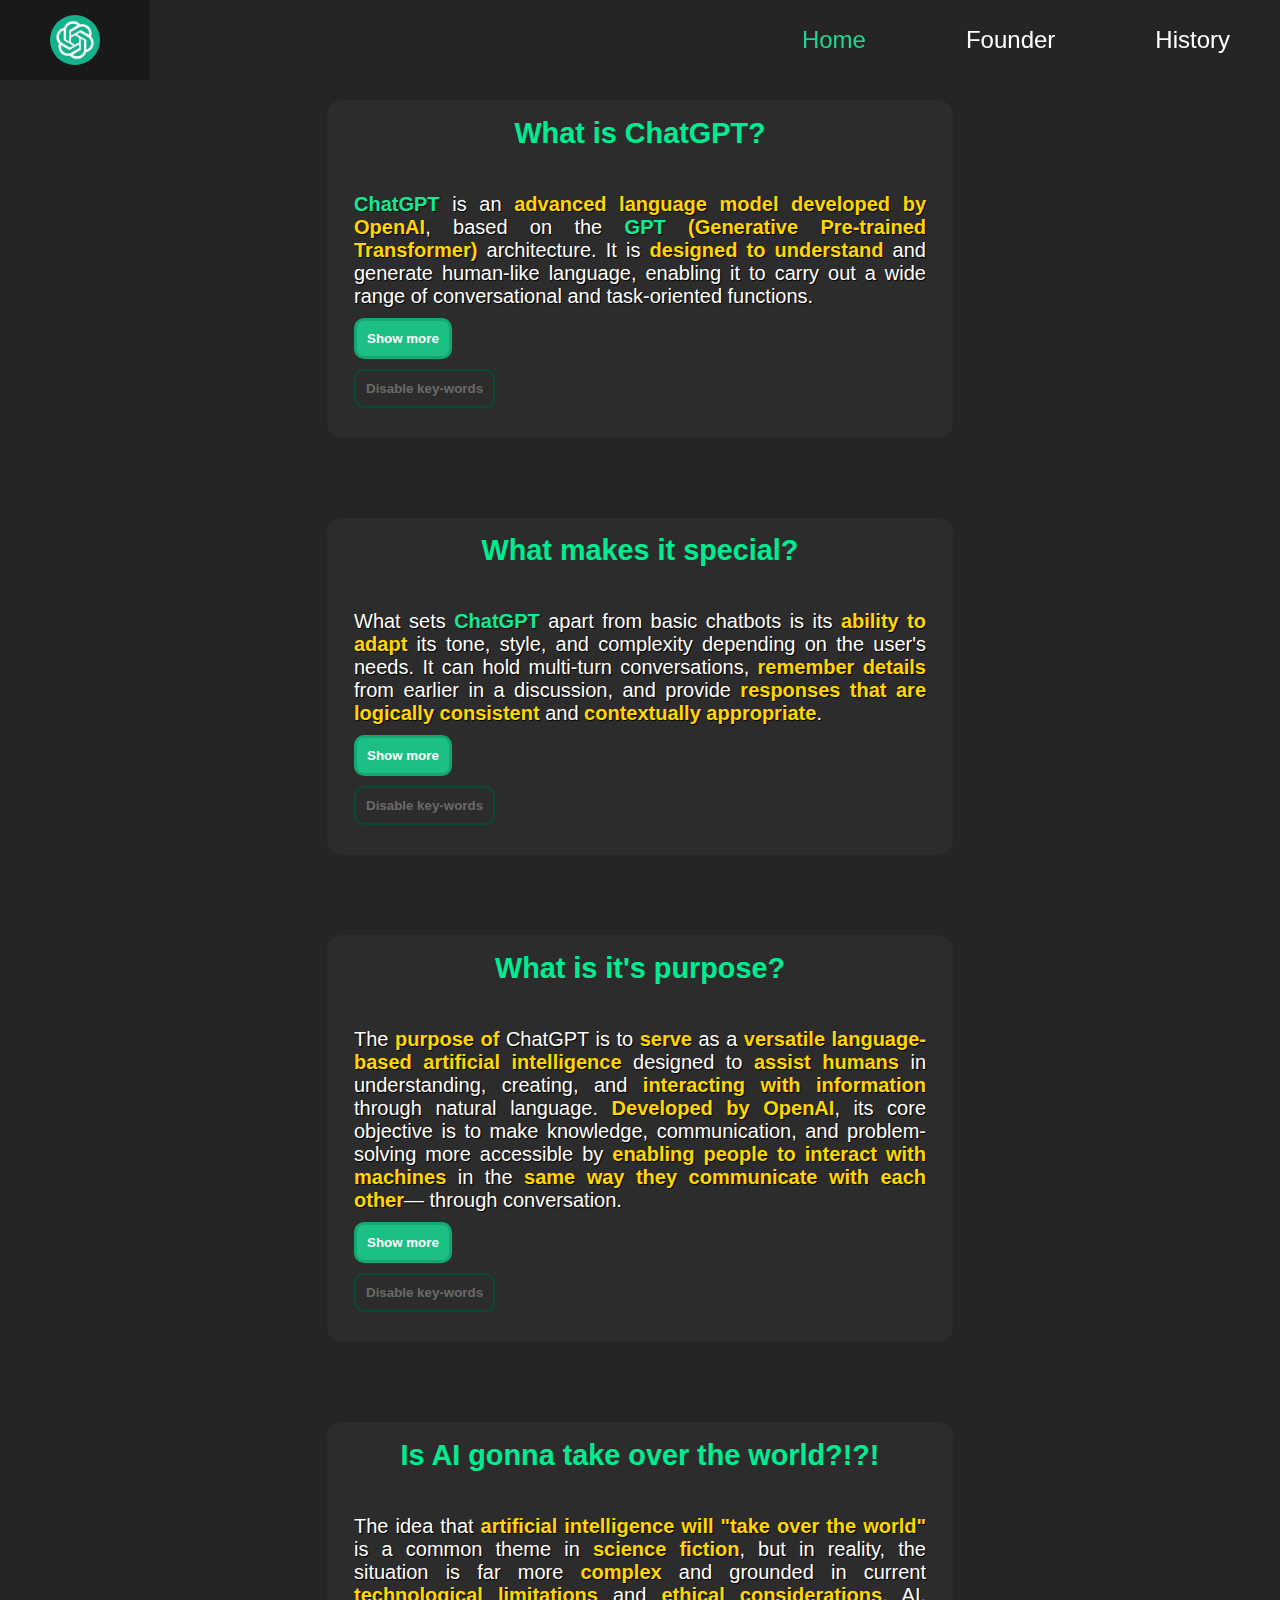
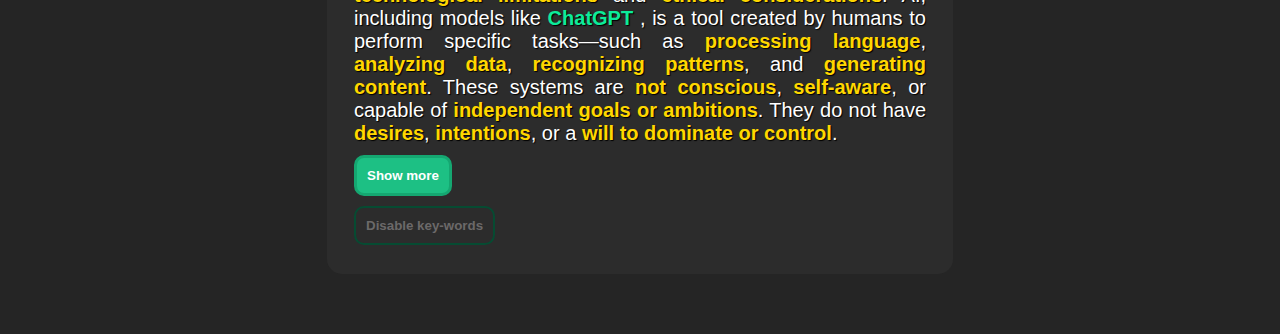
<file: index.html>
<!DOCTYPE html>
<html lang="en">

<head>
    <meta charset="UTF-8">
    <meta http-equiv="X-UA-Compatible" content="IE=edge">
    <meta name="viewport" content="width=device-width, initial-scale=1.0">
    <title>Questions answered by ChatGPT</title>
    <link rel="stylesheet" href="home.css">

</head>

<body>
    <nav class="navbar">
        <ul class="sidepages">
            <li><a  onclick="Hidesidepages()" style="display: flex; justify-content: end;"><svg
                        xmlns="http://www.w3.org/2000/svg" height="30px" viewBox="0 -960 960 960" width="30px"
                        fill="#21D694">
                        <path
                            d="m256-200-56-56 224-224-224-224 56-56 224 224 224-224 56 56-224 224 224 224-56 56-224-224-224 224Z" />
                    </svg></a>
            </li>
            <li> <a id="home">Home</a></li>
            <li class="hidepages"><a href="./Pages/founder.html">Founder</a></li>
            <li class="hidepages"><a href="./Pages/history.html">History</a></li>
            <li id="chatgptimage">
                <a class="image" href="https://chatgpt.com/">
                    <img src="./img/chatgpt-logo-chat-gpt-icon-on-green-background-free-vector.jpg" alt="ChatGPT Logo">
                </a>
            </li>
        </ul>
        <ul class="pages">
            <li id="chatgptimage">
                <a class="image" href="https://chatgpt.com/">
                    <img src="./img/chatgpt-logo-chat-gpt-icon-on-green-background-free-vector.jpg" alt="ChatGPT Logo">
                </a>
            </li>
            <div class="hide">
                <li class="hidepageonmedia"><a id="home">Home</a></li>
                <li class="hidepageonmedia"><a href="./Pages/founder.html">Founder</a></li>
                <li class="hidepageonmedia"><a href="./Pages/history.html">History</a></li>
            </div>
            <li class="pages-menu">
                <a onclick="Showsidepages()">
                    <svg xmlns="http://www.w3.org/2000/svg" height="30px" viewBox="0 -960 960 960" width="30px"
                        fill="#21D694">
                        <path d="M120-240v-80h720v80H120Zm0-200v-80h720v80H120Zm0-200v-80h720v80H120Z" />
                    </svg>
                </a>
            </li>
        </ul>
    </nav>
    <header id="content">
        <section>
            <div class="imageandtextblocks">
                <div class="text-blocks">
                    <h1>What is ChatGPT?</h1>
                    <div class="text-blockarea">
                        <p class="text">
                            <span class="TextContent">
                                <b>ChatGPT</b> is an <strong>advanced language model</strong>
                                <strong>developed by OpenAI</strong>, based on the <b>GPT</b><strong>
                                    (Generative
                                    Pre-trained Transformer)</strong> architecture. It is <strong>designed to
                                    understand</strong> and generate
                                human-like
                                language, enabling it to carry out a wide range of conversational and task-oriented
                                functions.
                            </span>
                            <br />
                        </p>
                        <p class="text">
                            <span class="more">
                                While it may appear to simply "chat," its capabilities go far beyond casual
                                conversation.
                                At its core, <b>ChatGPT</b> <strong>processes and generates human
                                    language</strong>. It
                                utilizes complex neural
                                networks to break down text inputs into manageable parts (called tokens) and analyzes
                                their
                                structure, intent, and meaning. This enables it to:
                                <strong>Interpret user queries</strong>, even if phrased informally or with ambiguity;
                                Determine the intent behind a question or request;
                                Maintain conversational context to ensure <strong>coherent, relevant responses</strong>.
                                Its function is similar to a supercharged predictive text system, capable of sustaining
                                detailed and <strong>meaningful interactions</strong> across a wide range of topics.
                            </span>
                              <button class="readmorebtn">Show more</button>
                             <div>
                                <button  class="keywordsbtnenabler">Enable key-words</button>
                                <button  class="keywordsbtndisabler">Disable key-words</button>
                            </div>
                        </p>
                    </div>
                </div>
            </div>
            <div class="imageandtextblocks">
                <div class="text-blocks">
                    <h1>What makes it special?</h1>
                    
                    <div class="text-blockarea">
                        <p class="text">
                            <span class="TextContent">
                                What sets <b>ChatGPT</b> apart from basic chatbots is its <strong>ability to
                                    adapt</strong> its tone, style, and
                                complexity depending on the user's needs. It can hold multi-turn conversations,
                                <strong>remember details</strong> from earlier in a discussion, and provide
                                <strong>responses that are logically
                                    consistent</strong>
                                and <strong>contextually appropriate</strong>.
                            </span>
                            <br />
                        </p>
                        <p class="text">
                            <span class="more">
                                It is capable of <strong>generating written content</strong> across a <strong>broad
                                    range of formats</strong>—such as
                                essays,
                                stories, dialogue, technical documentation, business emails, and more—and can even
                                <strong>mimic
                                    specific writing styles</strong> or personas when prompted.
                                Beyond writing, <b>ChatGPT</b> also serves as a <strong>capable assistant
                                    for problem-solving</strong>. It can
                                perform <strong>mathematical reasoning</strong>, assist with <strong>planning</strong>
                                ,<strong>summarizing</strong> complex topics,
                                <strong>brainstorm</strong>
                                ideas, and help users weigh decisions. For those working in programming, it can
                                <strong>write and
                                    review code</strong>
                                in <strong>many programming languages</strong>, explain software development concepts,
                                and
                                troubleshoot errors step by step.
                                In more advanced versions, <b>ChatGPT</b> can <strong>analyze and respond to
                                    images</strong>, allowing it to
                                <strong>interpret visual inputs</strong> such as diagrams, photos, screenshots, and
                                handwritten notes.
                            </span>
                            <button class="readmorebtn">Show more</button>
                             <div>
                                <button  class="keywordsbtnenabler">Enable key-words</button>
                                <button  class="keywordsbtndisabler">Disable key-words</button>
                            </div>
                        </p>
                    </div>
                </div>
            </div>
            <div class="imageandtextblocks">
                <div class="text-blocks">
                    <h1>What is it's purpose?</h1>
                    <div class="text-blockarea">
                        <p class="text">
                            <span class="TextContent">
                                The <strong>purpose of</strong>
                                <strong2>ChatGPT</strong2> is to <strong>serve</strong> as a <strong>versatile
                                    language-based artificial intelligence</strong>
                                designed to
                                <strong>assist humans</strong> in understanding, creating, and <strong>interacting with
                                    information</strong> through
                                natural language.
                                <strong>Developed by OpenAI</strong>, its core objective is to make knowledge,
                                communication, and
                                problem-solving more
                                accessible by <strong>enabling people to interact with machines</strong> in the
                                <strong>same way they communicate
                                    with each other</strong>—
                                through conversation.
                            </span>
                            <br />
                        </p>
                        <p class="text">
                            <span class="more">
                                <strong2>ChatGPT</strong2> is intended to act as a <strong>general-purpose
                                    assistant</strong> that can be applied across a
                                wide range of domains. Whether it's <strong>helping someone write a document</strong>,
                                <strong>explain a scientific concept</strong>, <strong>debug computer code</strong>,
                                <strong>brainstorm ideas</strong>, <strong>translate text</strong>, or <strong>answer
                                    factual questions</strong>, <b>ChatGPT</b>'s role is to <strong>bridge
                                    the gap between human intention and digital tools</strong> by using language as the
                                medium. It is designed to <strong>reduce the friction between people and complex
                                    information</strong>, <strong>offering guidance</strong>, clarity,
                                and support in a way that feels intuitive and responsive.

                                A key goal behind <b>ChatGPT</b> is <strong>democratizing access to
                                    expertise</strong>. By embedding <strong>large-scale
                                    language understanding</strong> into a user-friendly interface, it allows
                                individuals—regardless
                                of their background or skill level—to <strong>receive help on tasks that would otherwise
                                    require
                                    specialized knowledge</strong>. This includes <strong>education</strong>,
                                <strong>creative writing</strong>, <strong>technical development</strong>,
                                <strong>language learning</strong>, and much more.

                                Another part of its mission is to <strong>assist with productivity and
                                    decision-making</strong>.
                                <b>ChatGPT</b> can help users <strong>explore ideas</strong>,
                                <strong>organize thoughts</strong>, <strong>outline plans</strong>, and <strong>generate
                                    written
                                    material efficiently</strong>. It is also designed to <strong>enhance
                                    learning</strong>, providing explanations
                                and answers that can be tailored to different levels of understanding.

                                While it mimics conversation, <b>ChatGPT</b> is <strong>not meant to replace
                                    human interaction</strong>.
                                Instead, its purpose is to <strong>augment human capability</strong>—acting as a tool
                                that can support
                                <strong>thinking</strong>, <strong>communication</strong>, and <strong>creation</strong>
                                in both professional and personal contexts. It is
                                <strong>not sentient</strong>, and it <strong>does not form intentions of its
                                    own</strong>; its function is purely to
                                <strong>interpret prompts</strong> and <strong>provide relevant, well-formed
                                    responses</strong> based on its training and
                                programmed capabilities. In short, the objective of <b>ChatGPT</b> is to
                                <strong>make powerful language
                                    intelligence accessible and useful</strong> to people, enabling them to
                                <strong>better engage with
                                    information</strong>, <strong>solve problems</strong>, and <strong>express
                                    ideas</strong>—using natural language as the interface
                                between human goals and digital systems.

                            </span>
                            <button class="readmorebtn">Show more</button>
                             <div>
                                <button  class="keywordsbtnenabler">Enable key-words</button>
                                <button  class="keywordsbtndisabler">Disable key-words</button>
                            </div>
                        </p>
                    </div>
                </div>
            </div>
            <div class="imageandtextblocks">
                <div class="text-blocks">
                    <h1>Is AI gonna take over the world?!?!</h1>
                    <div class="text-blockarea">
                        <p class="text">
                            <span class="TextContent">
                                The idea that <strong>artificial intelligence will "take over the world"</strong> is a
                                common theme in
                                <strong>science fiction</strong>,
                                but in reality, the situation is far more <strong>complex</strong> and grounded in
                                current <strong>technological
                                    limitations</strong> and
                                <strong>ethical considerations</strong>. AI, including models like <b>ChatGPT
                                </b>, is a tool
                                created by humans
                                to perform specific
                                tasks—such as <strong>processing language</strong>, <strong>analyzing data</strong>,
                                <strong>recognizing patterns</strong>, and <strong>generating
                                    content</strong>. These systems
                                are <strong>not conscious</strong>, <strong>self-aware</strong>, or capable of
                                <strong>independent goals or ambitions</strong>. They do not
                                have <strong>desires</strong>,
                                <strong>intentions</strong>, or a <strong>will to dominate or control</strong>.


                            </span>
                            <br />
                        </p>
                        <p class="text">
                            <span class="more">
                                Artificial intelligence operates under the <strong>parameters</strong> set by its
                                developers. It follows
                                <strong>instructions</strong>, learns <strong>patterns</strong> from
                                <strong>data</strong>, and responds based on <strong>statistical correlations</strong>.
                                While some AI systems have become <strong>highly advanced</strong>—able to perform tasks
                                that previously
                                required <strong>human intelligence</strong>—they remain fundamentally limited by their
                                <strong>programming</strong>,
                                their <strong>training data</strong>, and the <strong>boundaries</strong> set by
                                <strong>human oversight</strong>. They are not <strong>autonomous
                                    agents</strong> in any meaningful sense of the word.
                                That said, the <strong>widespread use</strong> of AI does raise <strong>serious</strong>
                                and <strong>valid concerns</strong>. The real
                                risks are not about AI <strong>"taking over"</strong> in a dramatic, apocalyptic way,
                                but about how
                                <strong>humans</strong> choose to <strong>deploy</strong> these technologies. These
                                risks include <strong>mass surveillance</strong>, <strong>loss
                                    of privacy</strong>, <strong>algorithmic bias</strong>, <strong>job
                                    displacement</strong>, <strong>misinformation</strong>, and the
                                <strong>concentration of
                                    power</strong> in the hands of those who control AI systems. <strong>Poorly
                                    designed</strong> or <strong>unregulated AI</strong>
                                can unintentionally cause <strong>harm</strong>—not because it wants to, but because it
                                is applied
                                <strong>irresponsibly</strong> or without <strong>sufficient safeguards</strong>.
                                There is also concern among <strong>researchers</strong> and <strong>ethicists</strong>
                                about the <strong>long-term development</strong> of
                                <strong>highly autonomous AI systems</strong>. While today's AI is not capable of
                                <strong>independent
                                    decision-making</strong> in a human sense, future systems could become more
                                <strong>powerful</strong> and more
                                <strong>influential</strong> in <strong>critical domains</strong> such as
                                <strong>finance</strong>, <strong>infrastructure</strong>, <strong>defense</strong>, and
                                <strong>governance</strong>. This is why many experts advocate for
                                <strong>transparency</strong>, <strong>regulation</strong>, <strong>ethical
                                    frameworks</strong>, and <strong>international cooperation</strong> in AI
                                development—to ensure these technologies
                                are aligned with <strong>human values</strong> and are used for <strong>beneficial
                                    purposes</strong>.
                                In summary, AI is not poised to <strong>"take over the world"</strong> on its own. The
                                real question is
                                how <strong>humanity</strong> chooses to <strong>govern</strong> and
                                <strong>integrate</strong> AI into <strong>society</strong>. It is a <strong>powerful
                                    tool</strong>—potentially <strong>transformative</strong> for good or ill—but it
                                remains under <strong>human control</strong>.
                                Whether it leads to <strong>widespread benefit</strong> or <strong>disruption</strong>.

                            </span>
                            <button class="readmorebtn">Show more</button>
                             <div>
                                <button  class="keywordsbtnenabler">Enable key-words</button>
                                <button  class="keywordsbtndisabler">Disable key-words</button>
                            </div>
                        </p>
                    </div>
                </div>
            </div>
        </section>
    </header>
    <script src="logic.js"></script>
</body>

</html>
</file>
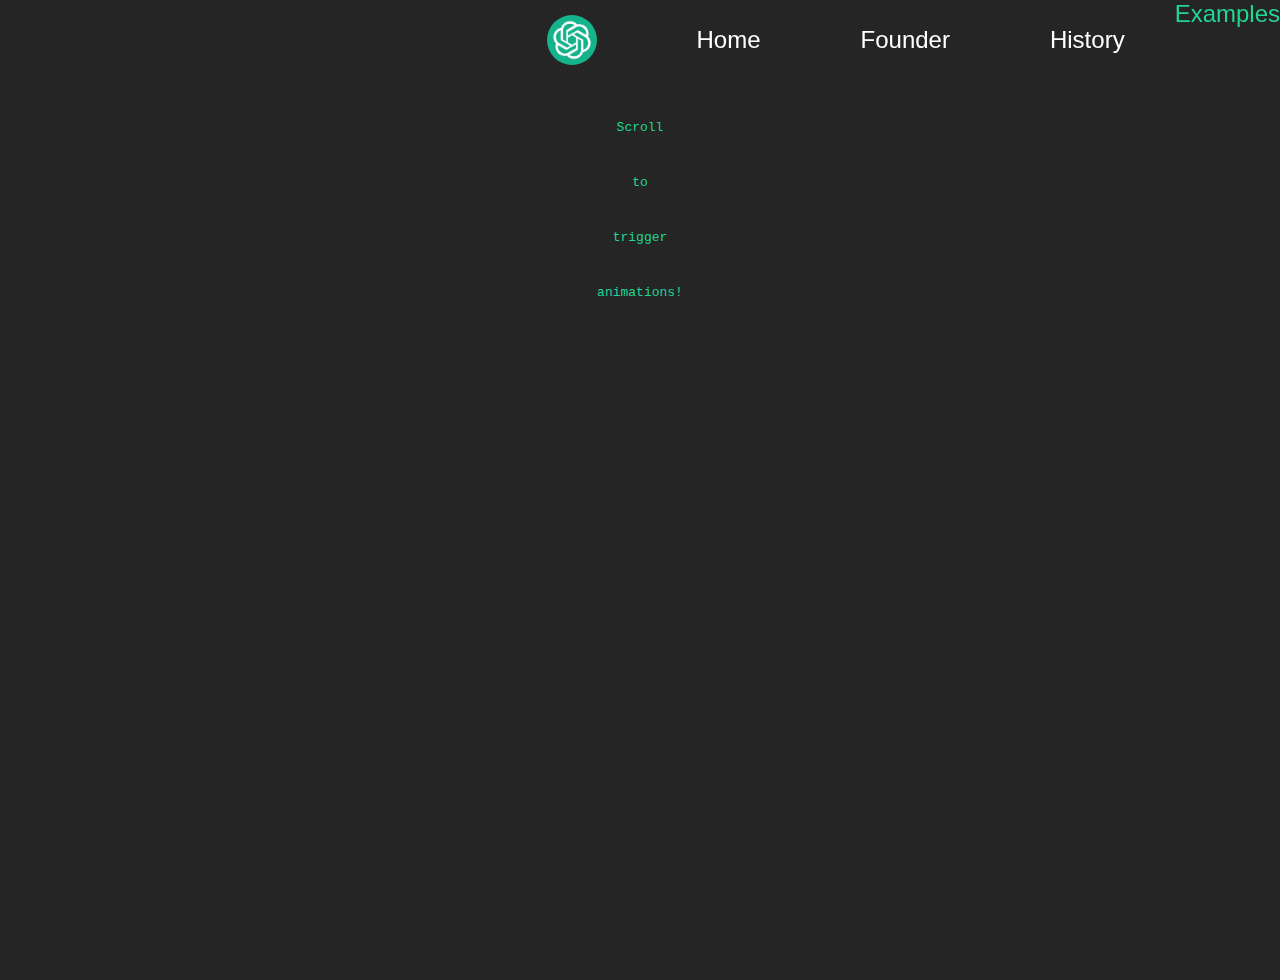
<file: Pages/examples.html>
<!DOCTYPE html>
<html lang="en">

<head>
    <meta charset="UTF-8">
    <meta http-equiv="X-UA-Compatible" content="IE=edge">
    <meta name="viewport" content="width=device-width, initial-scale=1.0">
    <title>Questions answered by ChatGPT</title>
    <link rel="stylesheet" href="/home.css">
</head>

<body>
    <header id="content">
        <section>
            <div class="example">
                <section class="scroll-section">
                    <pre>Scroll</pre>
                </section>
                <section class="scroll-section">
                    <pre>to</pre>
                </section>
                <section class="scroll-section">
                    <pre>trigger</pre>
                </section>
                <section class="scroll-section">
                    <pre>animations!</pre>
                </section>
            </div>
        </section >
    </header >
    <nav class="navbar">
        <ul class="pages">
            <li>
                <a class="image" href="https://chatgpt.com/">
                    <img src="/img/chatgpt-logo-chat-gpt-icon-on-green-background-free-vector.jpg" alt="ChatGPT Logo">
                </a>
            </li>
            <li><a href="../index.html">Home</a></li>
            <li><a href="./founder.html">Founder</a></li>
            <li><a href="./history.html">History</a></li>
            <li>Examples</li>
        </ul>
    </nav>
<script src="/logic.js"></script>
</body>

</html>
</file>
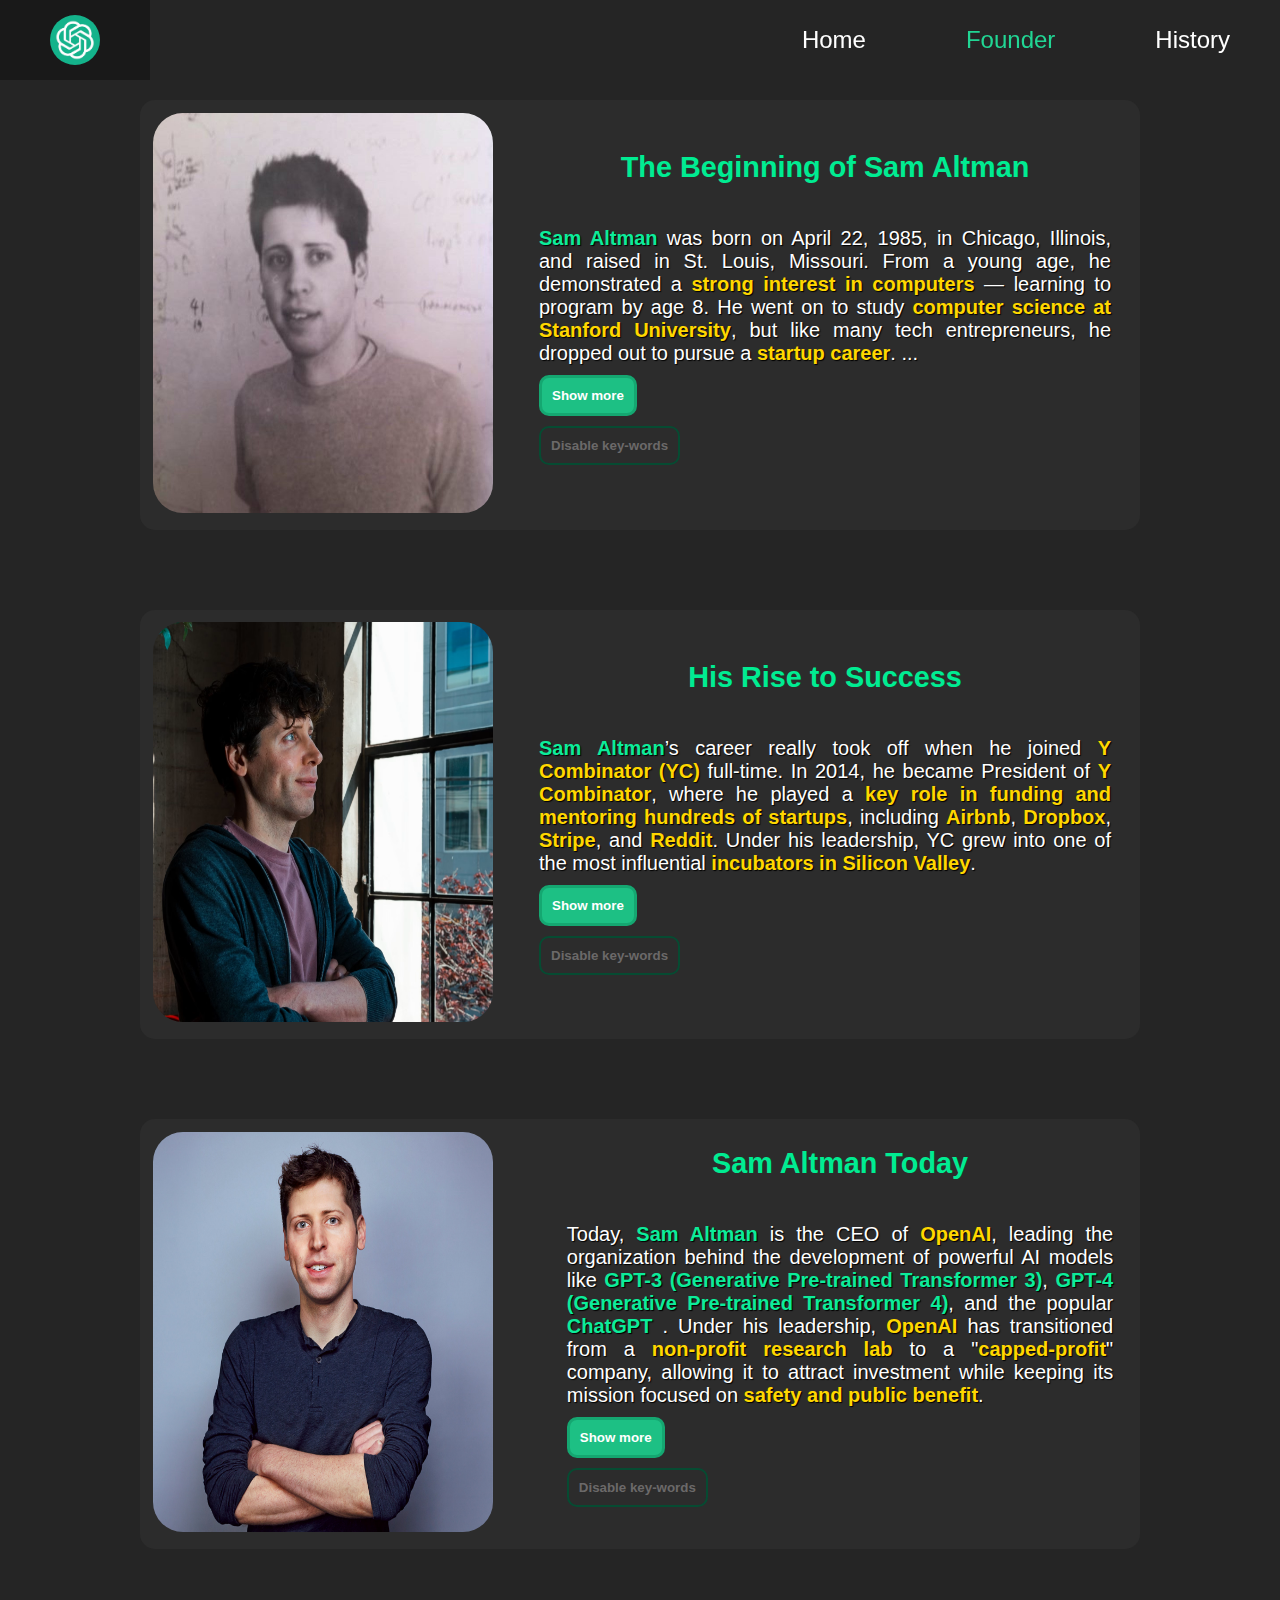
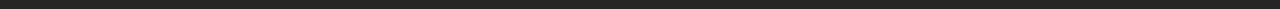
<file: Pages/founder.html>
<!DOCTYPE html>
<html lang="en">

<head>
    <meta charset="UTF-8">
    <meta http-equiv="X-UA-Compatible" content="IE=edge">
    <meta name="viewport" content="width=device-width, initial-scale=1.0">
    <title>Questions answered by ChatGPT</title>
    <link rel="stylesheet" href="/home.css">
</head>

<body>
    <nav class="navbar">
        <ul class="sidepages">
            <li onclick="Hidesidepages()"><a style="display: flex; justify-content: end;"><svg
                        xmlns="http://www.w3.org/2000/svg" height="30px" viewBox="0 -960 960 960" width="30px"
                        fill="#21D694">
                        <path
                            d="m256-200-56-56 224-224-224-224 56-56 224 224 224-224 56 56-224 224 224 224-56 56-224-224-224 224Z" />
                    </svg></a></li>

            <li><a href="../index.html">Home</a></li>
            <li> <a id="founder">Founder</a></li>
            <li><a href="/Pages/history.html">History</a></li>
            <li id="chatgptimage">
                <a class="image" href="https://chatgpt.com/">
                    <img src="/img/chatgpt-logo-chat-gpt-icon-on-green-background-free-vector.jpg" alt="ChatGPT Logo">
                </a>
            </li>
        </ul>
        <ul class="pages">
            <li id="chatgptimage">
                <a class="image" href="https://chatgpt.com/">
                    <img src="/img/chatgpt-logo-chat-gpt-icon-on-green-background-free-vector.jpg" alt="ChatGPT Logo">
                </a>
            </li>
            <div class="hide">
                <li class="hidepageonmedia"><a href="../index.html">Home</a></li>
                <li class="hidepageonmedia"> <a id="founder">Founder</a></li>
                <li class="hidepageonmedia"><a href="/Pages/history.html">History</a></li>
            </div>
            <li class="pages-menu">
                <a onclick="Showsidepages()">
                    <svg xmlns="http://www.w3.org/2000/svg" height="30px" viewBox="0 -960 960 960" width="30px"
                        fill="#21D694">
                        <path d="M120-240v-80h720v80H120Zm0-200v-80h720v80H120Zm0-200v-80h720v80H120Z" />
                    </svg>
                </a>
            </li>
        </ul>
    </nav>
    <header id="content">
        <section>
            <div class="imageandtextblocks">
                <div class="image-block">
                    <a href="https://pt.wikipedia.org/wiki/Sam_Altman"><img src="../img/Sam-Altman-770x764.jpg"
                            alt=""></a>
                </div>
                <div class="text-blocks">
                    <h1>The Beginning of Sam Altman</h1>
                    <div class="text-blockarea">
                        <p class="text">
                            <b>Sam Altman</b> was born on April 22, 1985, in Chicago, Illinois, and raised
                            in St.
                            Louis,
                            Missouri.
                            From
                            a young age, he demonstrated a <strong>strong interest in computers</strong> — learning to
                            program by age 8.
                            He
                            went
                            on to study <strong>computer science at Stanford University</strong>, but like many tech
                            entrepreneurs, he
                            dropped
                            out to pursue a <strong>startup career</strong>.
                            <span class="dots">...</span>
                        </p>
                        <p class="text">
                            <span class="more">
                                In 2005, he co-founded a <strong>location-based social networking app</strong> called
                                Loopt, which was
                                accepted
                                into
                                the first batch of <strong>Y Combinator</strong>, the now-famous <strong>startup
                                    accelerator</strong>. Though Loopt wasn’t
                                a
                                massive
                                commercial success, it gave <b>Altman</b> a foothold in the startup world
                                and later sold for
                                <strong>$43 million</strong>.

                            </span>
                            <button class="readmorebtn">Show more</button>
                        <div>
                            <button  class="keywordsbtnenabler">Enable key-words</button>
                            <button  class="keywordsbtndisabler">Disable key-words</button>
                        </div>
                        </p>
                    </div>
                </div>
            </div>
            <div class="imageandtextblocks">
                <div class="image-block">
                    <a href="https://pt.wikipedia.org/wiki/Sam_Altman"><img src="../img/im-962151.avif" alt=""></a>
                </div>
                <div class="text-blocks">
                    <h1>His Rise to Success</h1>
                    <div class="text-blockarea">
                        <p class="text">
                            <b>Sam Altman</b>’s career really took off when he joined <strong>Y Combinator
                                (YC)</strong> full-time.
                            In 2014, he
                            became
                            President of <strong>Y Combinator</strong>, where he played a <strong>key role in funding
                                and mentoring hundreds of startups</strong>,
                            including <strong>Airbnb</strong>, <strong>Dropbox</strong>, <strong>Stripe</strong>, and
                            <strong>Reddit</strong>. Under his leadership, YC grew into one of the
                            most
                            influential <strong>incubators in Silicon Valley</strong>.

                            <br />
                        </p>
                        <p class="text">
                            <span class="more">
                                However, <b>Altman</b>’s ambition extended beyond startups. In 2015, he
                                co-founded <strong>OpenAI</strong>
                                alongside
                                <strong>Elon Musk</strong> and other tech leaders, with the goal of building
                                <strong>artificial general intelligence (AGI)</strong>
                                safely
                                and for the benefit of humanity. <b>Altman</b> believed that AGI could be
                                the <strong>most impactful technology
                                    in human history</strong> — and that it must be developed with care.

                            </span>
                            <button class="readmorebtn">Show more</button>
                        <div>
                            <button  class="keywordsbtnenabler">Enable key-words</button>
                            <button  class="keywordsbtndisabler">Disable key-words</button>
                        </div>
                        </p>
                    </div>
                </div>

            </div>
            <div class="imageandtextblocks">
                <div class="image-block">
                    <a href="https://pt.wikipedia.org/wiki/Sam_Altman"><img
                            src="/img/director-chat-gpt-sam-altman-futuro.jpg" alt=""></a>
                </div>
                <div>

                </div>
                <div class="text-blocks">
                    <h1>Sam Altman Today</h1>
                    <div class="text-blockarea">
                        <p class="text">Today, <b>Sam Altman</b> is the CEO of <strong>OpenAI</strong>,
                            leading the organization behind the
                            development of
                            powerful
                            AI models like <b>GPT-3 (Generative Pre-trained Transformer 3)</b>, <b>
                                GPT-4 (Generative Pre-trained Transformer 4)</b>, and the popular <b>ChatGPT
                            </b>. Under his leadership, <strong>OpenAI</strong> has
                            transitioned
                            from a <strong>non-profit research lab</strong> to a "<strong>capped-profit</strong>"
                            company, allowing it to attract
                            investment
                            while
                            keeping its mission focused on <strong>safety and public benefit</strong>.

                            <br />
                        </p>
                        <p class="text">
                            <span class="more">
                                <b>Altman</b> is widely recognized as one of the most <strong>influential
                                    voices in tech today</strong> —
                                shaping
                                the
                                <strong>future of AI</strong> not just with <strong>technical vision</strong>, but also
                                through <strong>public discussions on ethics, regulation, and the societal impact of
                                    artificial intelligence</strong>. He has testified before governments and
                                spoken
                                globally about the need for <strong>international cooperation</strong>, <strong>AI
                                    alignment</strong>, and <strong>responsible innovation</strong>.

                                Despite his <strong>business and technical achievements</strong>, <b>Altman
                                </b> remains focused on the <strong>long-term consequences of AI</strong>, often
                                saying that <strong>humanity must get it right</strong> — because there might
                                not
                                be a
                                second chance.

                            </span>
                            <button class="readmorebtn">Show more </button>
                        <div>
                            <button  class="keywordsbtnenabler">Enable key-words</button>
                            <button  class="keywordsbtndisabler">Disable key-words</button>
                        </div>
                        </p>
                    </div>
                </div>
            </div>

        </section>
    </header>
    <script src="/logic.js"></script>
</body>

</html>
</file>
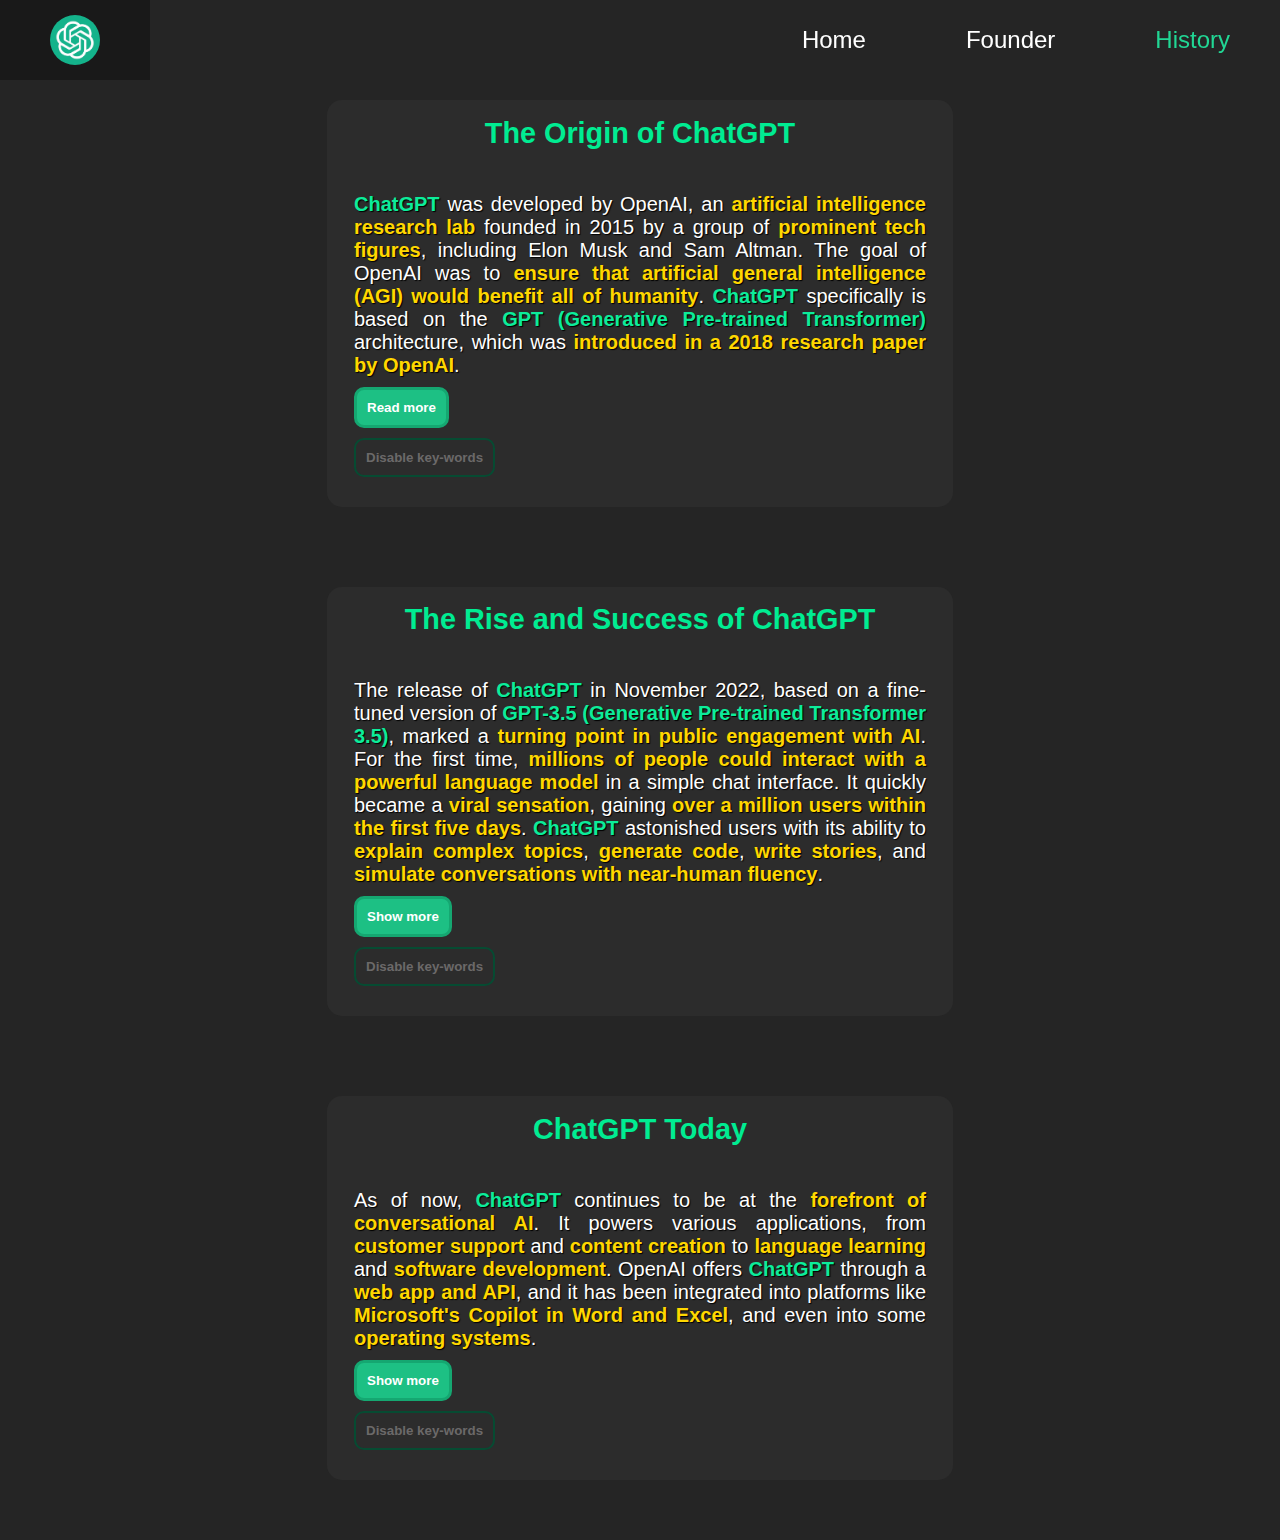
<file: Pages/history.html>
<!DOCTYPE html>
<html lang="en">

<head>
    <meta charset="UTF-8">
    <meta http-equiv="X-UA-Compatible" content="IE=edge">
    <meta name="viewport" content="width=device-width, initial-scale=1.0">
    <title>Questions answered by ChatGPT</title>
    <link rel="stylesheet" href="/home.css">
</head>

<body>
    <nav class="navbar">
        <ul class="sidepages">
            <li onclick="Hidesidepages()"><a style="display: flex; justify-content: end;"><svg
                        xmlns="http://www.w3.org/2000/svg" height="30px" viewBox="0 -960 960 960" width="30px"
                        fill="#21D694">
                        <path
                            d="m256-200-56-56 224-224-224-224 56-56 224 224 224-224 56 56-224 224 224 224-56 56-224-224-224 224Z" />
                    </svg></a></li>
            <li><a href="../index.html">Home</a></li>
            <li><a href="./founder.html">Founder</a></li>
            <li><a id="history">History</a></li>
            <li id="chatgptimage">
                <a class="image" href="https://chatgpt.com/">
                    <img src="/img/chatgpt-logo-chat-gpt-icon-on-green-background-free-vector.jpg" alt="ChatGPT Logo">
                </a>
            </li>
        </ul>
        <ul class="pages">
            <li id="chatgptimage">
                <a class="image" href="https://chatgpt.com/">
                    <img src="/img/chatgpt-logo-chat-gpt-icon-on-green-background-free-vector.jpg" alt="ChatGPT Logo">
                </a>    
            </li>
            <div class="hide">
                <li class="hidepageonmedia"><a href="../index.html">Home</a></li>
                <li class="hidepageonmedia"><a href="./founder.html">Founder</a></li>
                <li class="hidepageonmedia"><a id="history">History</a></li>
            </div>
            <li class="pages-menu">
                <a onclick="Showsidepages()">
                    <svg xmlns="http://www.w3.org/2000/svg" height="30px" viewBox="0 -960 960 960" width="30px"
                        fill="#21D694">
                        <path d="M120-240v-80h720v80H120Zm0-200v-80h720v80H120Zm0-200v-80h720v80H120Z" />
                    </svg>
                </a>
            </li>
        </ul>
    </nav>
    <header id="content">
        <section>
            <div class="imageandtextblocks">

                <div class="text-blocks">
                    <h1>The Origin of ChatGPT</h1>

                    <div class="text-blockarea">
                        <p class="text">
                            <b>ChatGPT</b> was developed by OpenAI, an <strong>artificial intelligence
                                research lab</strong> founded
                            in 2015 by a
                            group of <strong>prominent tech figures</strong>, including Elon Musk and Sam Altman. The
                            goal of OpenAI was
                            to <strong>ensure that artificial general intelligence (AGI) would benefit all of
                                humanity</strong>. <b>ChatGPT</b>
                            specifically is based on the <b>GPT (Generative Pre-trained Transformer)</b>
                            architecture, which
                            was <strong>introduced in a 2018 research paper by OpenAI</strong>.


                            <br />
                        </p>
                        <p class="text">
                            <span class="more">
                                The first <b>GPT (Generative Pre-trained Transformer)</b> model used a
                                technique called <strong>transformer-based deep learning</strong>, which
                                allowed
                                it to <strong>understand and generate human-like text</strong>. As the models evolved —
                                <b>GPT-2 (Generative Pre-trained Transformer 2)</b> in 2019 and
                                <b>GPT-3 (Generative Pre-trained Transformer 3)</b> in 2020 — their ability
                                to <strong>generate coherent, creative, and context-aware
                                    responses</strong>
                                improved dramatically. These earlier versions <strong>laid the foundation for what would
                                    eventually become</strong>
                                <b>ChatGPT</b>.

                            </span>
                            <button class="readmorebtn">Read more</button>
                             <div>
                                <button  class="keywordsbtnenabler">Enable key-words</button>
                                <button  class="keywordsbtndisabler">Disable key-words</button>
                            </div>
                        </p>
                    </div>
                </div>
            </div>
            <div class="imageandtextblocks">

                <div class="text-blocks">
                    <h1>The Rise and Success of ChatGPT</h1>

                    <div class="text-blockarea">
                        <p class="text">The release of <b>ChatGPT</b> in November 2022, based on a
                            fine-tuned version of
                            <b>GPT-3.5 (Generative Pre-trained Transformer 3.5)</b>, marked a
                            <strong>turning point in public engagement with AI</strong>. For the first time,
                            <strong>millions of people could
                                interact with a powerful language model</strong> in a simple chat interface. It quickly
                            became a
                            <strong>viral sensation</strong>, gaining <strong>over a million users within the first five
                                days</strong>. <b>ChatGPT</b> astonished
                            users with its ability to <strong>explain complex topics</strong>, <strong>generate
                                code</strong>, <strong>write stories</strong>, and <strong>simulate
                                conversations with near-human fluency</strong>.

                            <br />
                        </p>
                        <p class="text">
                            <span class="more">
                                Its success wasn’t just due to its <strong>intelligence</strong> — it was also
                                <strong>accessible</strong>, <strong>useful across many professions</strong>, and even
                                <strong>entertaining</strong>. Schools, businesses, creatives, developers, and everyday
                                users began exploring how <b>ChatGPT</b> could assist in <strong>learning,
                                    productivity, and creativity</strong>. In
                                2023, OpenAI released <b>GPT-4 (Generative Pre-trained Transformer 4)</b>,
                                an even more advanced model that could <strong>handle longer conversations</strong>,
                                <strong>understand images</strong>, and <strong>reason with more nuance and
                                    accuracy</strong>.
                            </span>
                            <button class="readmorebtn">Show more</button>
                             <div>
                                <button  class="keywordsbtnenabler">Enable key-words</button>
                                <button  class="keywordsbtndisabler">Disable key-words</button>
                            </div>
                        </p>
                    </div>
                </div>
            </div>
            <div class="imageandtextblocks">
                <div class="text-blocks">
                    <h1>ChatGPT Today</h1>
                    <div class="text-blockarea">

                        <p class="text">
                            As of now, <b>ChatGPT</b> continues to be at the <strong>forefront
                                of conversational AI</strong>. It
                            powers various
                            applications, from <strong>customer support</strong> and <strong>content creation</strong>
                            to <strong>language learning</strong> and <strong>software development</strong>. OpenAI
                            offers <b>ChatGPT</b> through a <strong>web app and API</strong>, and it has
                            been integrated
                            into platforms like <strong>Microsoft's Copilot in Word and Excel</strong>, and even into
                            some <strong>operating systems</strong>.

                            <br />
                        </p>
                        <p class="text">
                            <span class="more">
                                The model has also expanded in capabilities — newer versions like <b>GPT-4-turbo
                                    (Generative Pre-trained Transformer 4-turbo)</b> can handle
                                more context, respond faster, and are more efficient. Some versions of <b>ChatGPT
                                </b> even
                                support
                                <strong>voice conversations</strong> and <strong>image understanding</strong>, making
                                the interaction more multimodal.

                                Importantly, OpenAI continues to refine its models with a <strong>strong focus on
                                    safety</strong>, <strong>user feedback</strong>, and <strong>ethical use</strong>.
                                The company is exploring <strong>AI memory features</strong>, <strong>customized
                                    assistants</strong>, and <strong>tools that let users shape how <b>ChatGPT
                                    </b> behaves</strong>, reflecting a shift
                                toward
                                making AI not just <strong>powerful</strong> — but <strong>personalized and
                                    responsible</strong>.

                            </span>
                            <button class="readmorebtn">Show more</button>
                             <div>
                                <button  class="keywordsbtnenabler">Enable key-words</button>
                                <button  class="keywordsbtndisabler">Disable key-words</button>
                            </div>
                        </p>
                    </div>

                </div>
            </div>

        </section>
    </header>
    <script src="/logic.js"></script>
</body>

</html>
</file>
<file: home.css>
* {
        padding: 0;
        margin: 0;
        box-sizing: border-box;
    }

    body {
        min-height: 100vh;
        min-height: 100dvh;
        color: #21d694;
        background-color: rgb(37, 37, 37);
        text-align: center;
        overflow-y: scroll;
        font-family: sans-serif;
    }

    html {
        scrollbar-width: none;
    }

    #founder,
    #history,
    #home
     {
        color: #21d694;
        pointer-events: none;
    }

    #founder:hover,
    #history:hover,
    #home:hover {
        background-color: transparent;
        color: #21d694;
    }

    .sidepages {
        position: fixed;
        top: 0;
        font-size: 10px;
        right: 0;
        height: 100vh;
        z-index: 1000;
        background-color: hsl(0, 0%, 0.2);
        display: none;
        box-shadow: -10px 0px 10px rgba(0, 0, 0, 0.5);
        flex-direction: column;
        align-items: flex-start;
        justify-content: flex-start;
        opacity: 90%;
        width: 30%;
        backdrop-filter: blur(10px);
        padding: 0px;
        text-align: center;
    }

    svg {
        cursor: pointer;
    }

    .sidepages li {
        width: 100%;
        display: flex;
    }

    .sidepages a {
        width: 100%;
        display: flex;
        justify-content: center;
        align-items: center;
    }

    .pages {
        box-shadow: 4px 4px 6px rgba(0, 0, 0, 0.5);
        background-color: hsl(0, 0%, 0.2);
        display: flex;
        justify-content: flex-end;
        align-items: center;
        backdrop-filter: blur(5px);
        position: fixed;
        margin: 0;
        padding: 0;
        top: 0;
        z-index: 999;
        left: 0;
        list-style: none;
        width: 100vw;
    }

    .navbar {
        padding: 0;
        margin: 0;
    }

    .navbar .pages #chatgptimage {
        margin-right: auto;
        width: 50vw;
        display: flex;
        justify-content: flex-start;
        align-items: center;
        margin-left: 0 !important;
        padding-left: 0 !important;
    }

    .hidden-navbar {
        background-color: transparent !important;
        border: none !important;
        box-shadow: none !important;
        padding-left: 0 !important;
        margin-left: 0 !important;
        display: flex;
        justify-content: flex-end;
        align-items: center;
        transition: 0.1s;
    }

    .hide {
        display: flex;
        justify-content: flex-end;
        align-items: center;
    }

    h1 {
        width: auto;
        display: flex;
        color: #00ec92;
        padding-bottom: 10px;
        text-align: center;
        font-size: clamp(1.8rem, calc(7vw + 1rem), 0.5rem);
    }

    .navbar li {
        height: 80px;
        font-size: 24px;
        color: #21d694;
        cursor: default;
    }

    .navbar {
        max-width: 100vw;
    }

    .navbar a {
        color: white;
        text-decoration: none;
        font-size: 24px;
        padding: 0px 50px;
        height: 100%;
        display: flex;
        align-items: center;
        transition: 1s;
    }

    .navbar a:hover {
        color: #21d694;
        background-color: rgba(0, 0, 0, 0.3);
    }

    /* Logo Image */
    .navbar img {
        max-height: 50px;
        border-radius: 100px;
        cursor: pointer;
        transition: transform 1.5s ease;
        opacity: 1;
    }

    .navbar a img {
        display: flex;
        align-self: center;
        justify-self: flex-start;
    }

    .navbar img:hover {
        transform: rotate(360deg);
    }

    /* Title Section */
    #content {
        display: flex;
        justify-content: center;
        align-items: center;
        text-align: center;
        gap: 20px;
        margin-top: 80px;
    }

    #content img {
        height: 400px;
        width: 400px;
    }

    strong {
        color: gold;
    }

    b {
        color: #0cec9a;
    }

    /* Main Content */
    main {
        display: flex;
        flex-wrap: wrap;
        justify-content: center;
        gap: 20px;
        padding: 20px;
        margin-top: 80px;
    }

    .text-blocks {
        display: flex;
        flex-direction: column;
        align-items: center;
        justify-content: center;
        padding: 1px;
        margin: 3px auto;
        padding: auto;
        gap: 20px;
        user-select: none;
        max-width: 600px;
    }

    .text-blockarea {
        text-shadow: 1px 1px 1px black;
        border-radius: 20px;
        padding: 13px;
        text-align: justify;
        color: white;
        transition: 4s;
    }

    section {
        display: flex;
        flex-direction: column;
        align-items: center;
        gap: 40px;
        padding: 20px;
    }

    .text {
        color: white;
        gap: 1000px;
        font-size: 20px;
    }

    .text .showing-text {
        display: inline;
    }

    .imageandtextblocks {
        display: flex;
        align-items: center;
        justify-content: center;
        flex-direction: row;
        text-align: center;
        padding: 0.8rem;
        border-radius: 15px;
        margin-bottom: 40px;
        width: 100%;
        gap: 30px;
        background-color: rgb(44, 44, 44);
        max-width: 1000px;
        position: relative;
        padding: auto;
        transition: 1s ease-in-out;
    }

    .imageandtextblocks:hover {
        transform: scale(1.05);
        z-index: 1;
        box-shadow: 0 4px 20px rgba(0, 0, 0, 0.3);
    }

    .image-block img {
        width: 340px;
        max-width: 310px;
        max-height: auto;
        min-width: 340px;
        border-radius: 30px;
        transition: 1.2s;
        aspect-ratio: 9 / 16;
        min-height: auto;
    }

    .image-block img:hover {
        box-shadow: 0px 0px 15px #21d694;
        scale: calc(1.02);
        z-index: 1;
    }

    .text .readmorebtn {
        background-color: #1dc084;
        border: solid #15a771 3px;
        color: white;
        font-weight: bold;
        cursor: pointer;
        margin-top: 10px;
        border-radius: 10px;
        padding: 10px;
        display: inline;
        transition: 0.2s;
    }

    .text .readmorebtn:hover {
        background-color: #109c69;
        color: #5be7b4;
        text-shadow: 1px 1px 1px black;
    }

    .keywordsbtnenabler {
        border: solid #064b32 2px;
        background-color: #2C2C2C;
        color: #2C2C2C;
        font-weight: bold;
        color: rgb(107, 105, 105);
        cursor: pointer;
        margin-top: 10px;
        border-radius: 10px;
        padding: 10px;
        display: none;
        transition: 0.2s;
    }

    .keywordsbtndisabler {
        border: solid #064b32 2px;
        background-color: #2C2C2C;
        color: #2C2C2C;
        font-weight: bold;
        color: rgb(107, 105, 105);
        cursor: pointer;
        margin-top: 10px;
        border-radius: 10px;
        padding: 10px;
        display: flex;
        transition: 0.2s;
    }

    .keywordsbtndisabler:hover {
        color: white;
        border: solid #21d694 2px;
    }

    #keywordsenabler {
        display: none;
    }

    #keywordsdisabler {
        display: flex;
    }

    .keywordsbtnenabler:hover {
        color: white;
        border: solid #21d694 2px;
    }

    #content .text .readmorebtn:active {
        font-size: 13px;
        padding: 8px;
        background-color: #217958;
        color: rgba(255, 255, 255, 0.822);
        text-shadow: none;
        transition: none;
    }

    /* testing */
    .pages-menu {
        display: none;
    }
    .text .more {
        display: none;
    }

    .more.toggle {
        display: block;
        transition: 5s ease-in-out;
    }

    @media (max-width:800px) {
        #hidepages {
            display: none;
        }

        .imageandtextblocks {
            flex-direction: column;
        }

        .imageandtextblocks .image-block img {
            min-width: 300px;
            max-width: 300px;

        }
        #hidepagesonmedia{
            display: none;
        }
    }
    @media (max-width:886px) {
        .sidepages {
            width: 100%;
        }

        .pages-menu {
            display: flex;
        }
        .hidepageonmedia{
            display: none;
        }
    }
</file>
